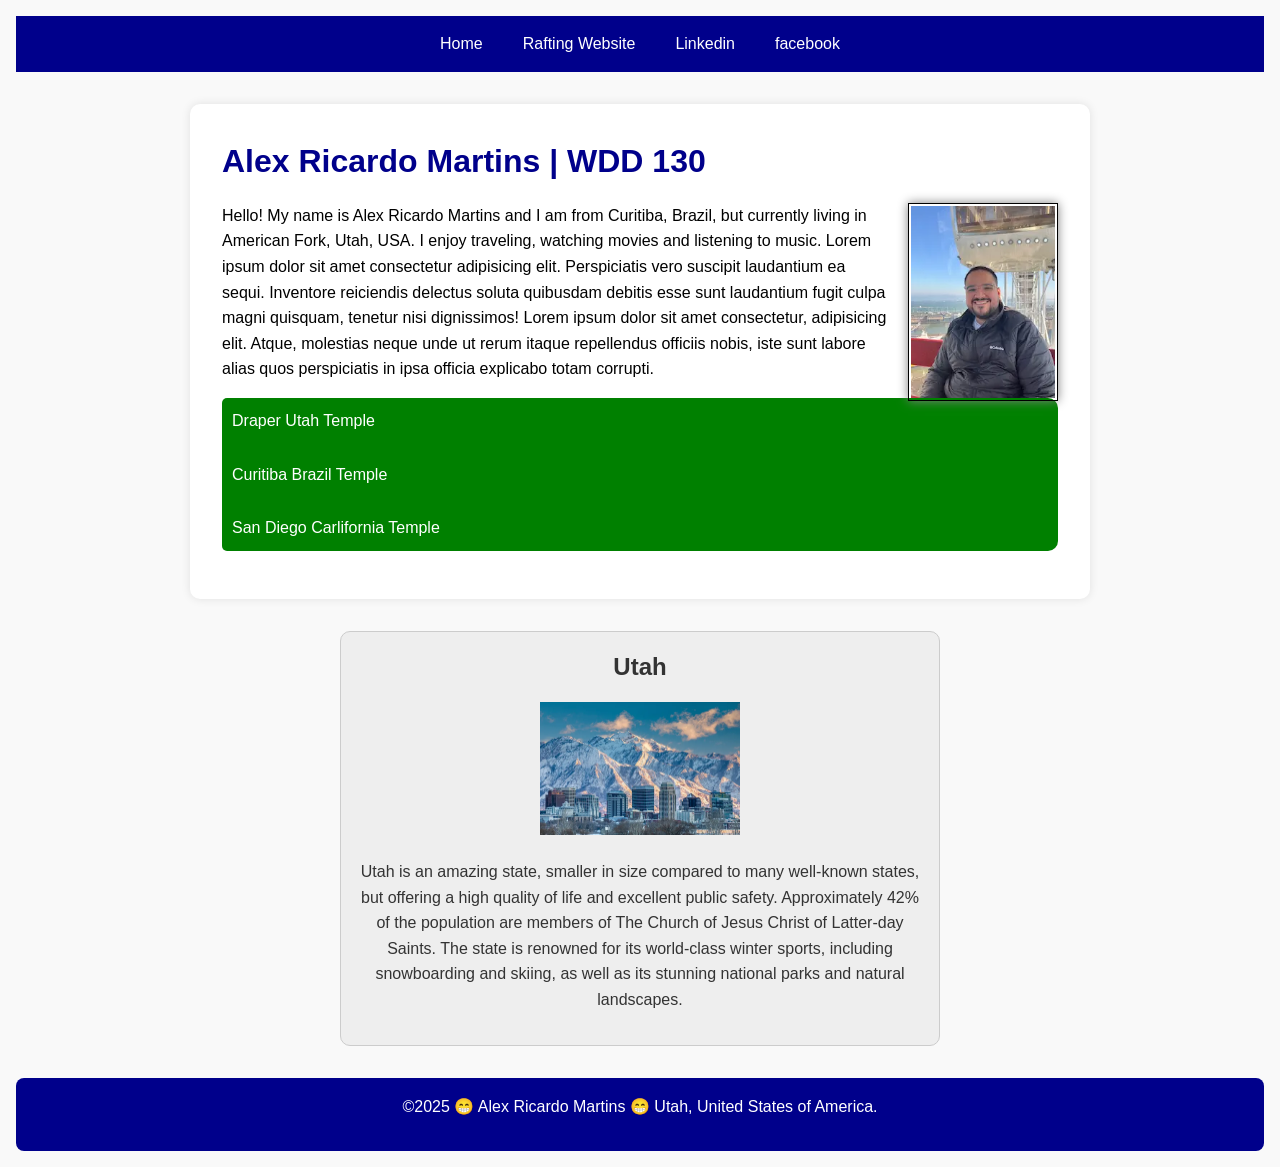
<file: index.html>
<!DOCTYPE html>
<html lang="en-US">

<head>
    <meta charset="utf-8">
    <meta name="viewport" content="width=device-width,initial-scale=1.0">
    <title>Alex Ricardo Martins | WDD 130</title>
    <meta name="description" content="Alex Ricardo Martins | WWD 130 - Website created to practice enhance CSS.">
    <meta name="author" content="Alex Ricardo Martins">
    <link rel="stylesheet" href="styles/styles.css">
</head>

<body>
    <header>
        <nav>
            <a href="#">Home</a>
            <a href="wwr/">Rafting Website</a>
            <a href="https://www.churchofjesuschrist.org/temples/details/san-diego-california-temple?lang=eng">Linkedin</a>
            <a href="https://www.facebook.com/alex.martins.3762">facebook</a>
        </nav>
    </header>
    <main>
        <h1>Alex Ricardo Martins | WDD 130</h1>
        <img src="images/profile.webp.webp" alt="Hello, my name is Alex Ricardo Martins" width="200">
        <p>Hello! My name is Alex Ricardo Martins and I am from Curitiba, Brazil, but currently
            living in American Fork, Utah, USA. I enjoy traveling, watching movies and
            listening to music. Lorem ipsum dolor sit amet consectetur adipisicing elit. Perspiciatis vero
            suscipit laudantium ea sequi. Inventore reiciendis delectus soluta quibusdam debitis esse sunt laudantium 
            fugit culpa magni quisquam, tenetur nisi dignissimos! Lorem ipsum dolor sit amet consectetur, adipisicing elit.
            Atque, molestias neque unde ut rerum itaque repellendus officiis nobis, iste sunt labore alias quos perspiciatis 
            in ipsa officia explicabo totam corrupti.</p>

        <ul class="box">
            <li><a href="https://www.churchofjesuschrist.org/temples/details/draper-utah-temple?lang=eng" target="_blank">Draper Utah Temple</a></li>
            <li><a href="https://www.churchofjesuschrist.org/temples/details/curitiba-brazil-temple?lang=eng" target="_blank">Curitiba Brazil Temple</a></li>
            <li><a href="https://www.churchofjesuschrist.org/temples/details/san-diego-california-temple?lang=eng" target="_blank">San Diego Carlifornia Temple</a></li>
        </ul>
    </main>
    <aside class="box">
        <h2>Utah</h2>
        <img src="images/Utah.webp.webp" alt=" Rocky Mountains">
        <p>Utah is an amazing state, smaller in size compared to many well-known states, but offering a high quality of
            life and excellent public safety. Approximately 42% of the population are members of The Church of Jesus
            Christ of Latter-day Saints. The state is renowned for its world-class winter sports, including snowboarding
            and skiing, as well as its stunning national parks and natural landscapes.</p>
    </aside>
    <footer>
        <p>
            &copy;2025 😁 Alex Ricardo Martins 😁 Utah, United States of America.
        </p>
    </footer>
</body>

<!--last updated on 05/26/2025-->

</html>
</file>
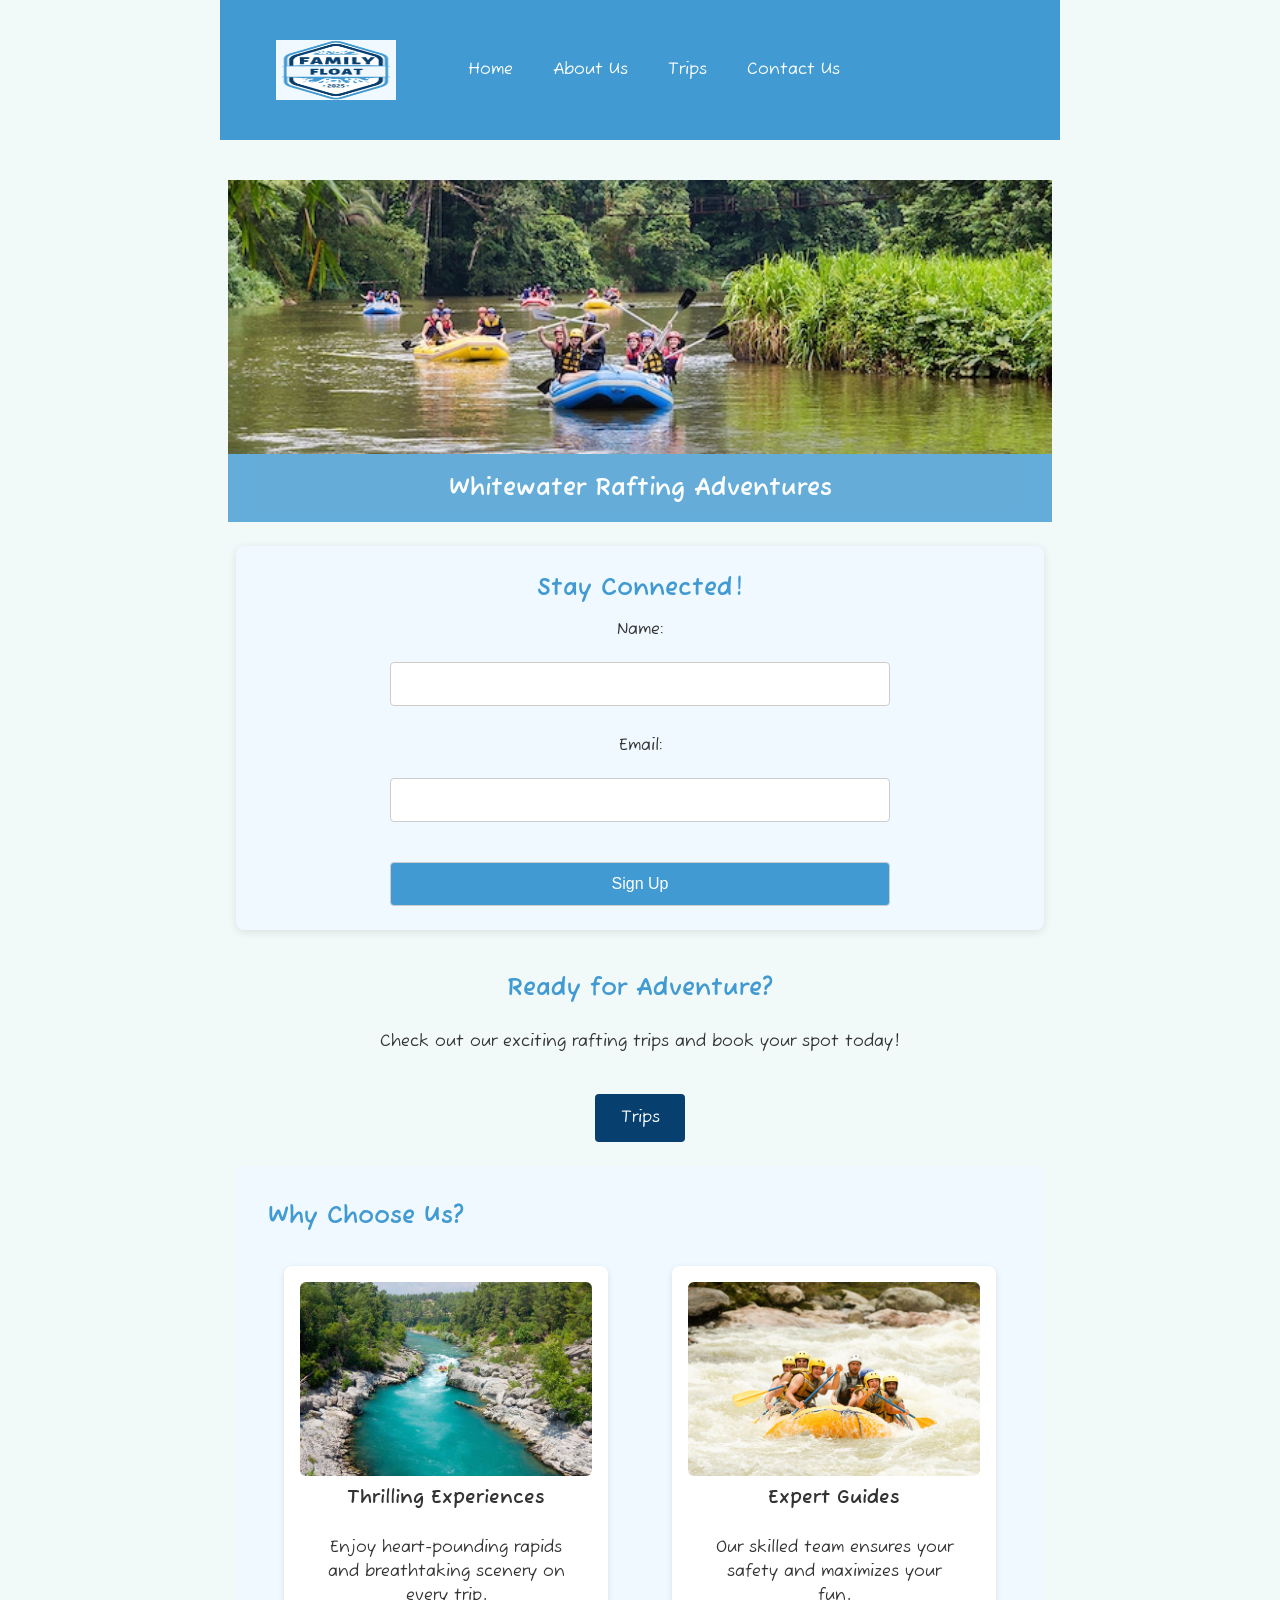
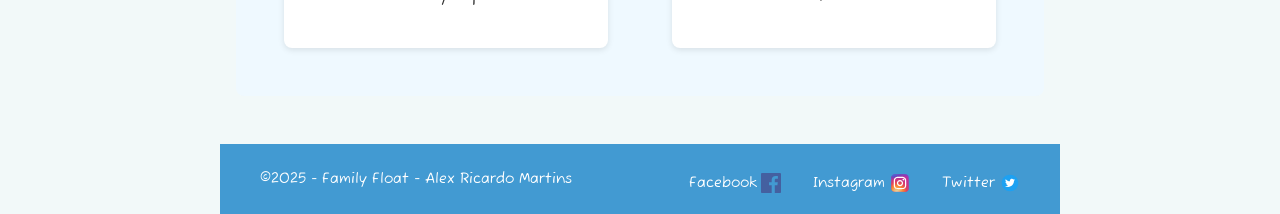
<file: wwr/index.html>
<!DOCTYPE html>
<html lang="en-US">
<head>
    <meta charset="UTF-8">
    <meta name="viewport" content="width=device-width, initial-scale=1.0">
    <meta name="author" content="Alex Ricardo Martins">
    <meta name="description" content="Alex Ricardo Martins | WWD 130 - Home page White Water Rafting Project">
    <title>Home</title>
    <link rel="stylesheet"  href="styles/rafting.css">
    <link rel="preconnect" href="https://fonts.googleapis.com">
    <link rel="preconnect" href="https://fonts.gstatic.com" crossorigin>
    <link href="https://fonts.googleapis.com/css2?family=Comic+Relief:wght@400;700&family=Fuzzy+Bubbles:wght@400;700&display=swap" rel="stylesheet">
</head>
<body>
    <header class="logo">
        <div class="header-content">
        <img src="images/Family-Float-LOGO.png" alt="logo">
        <nav>
            <a href="index.html">Home</a>
            <a href="about.html">About Us</a>
            <a href="trips.html">Trips</a>
            <a href="contact.html">Contact Us</a>
        </nav>
    </div>    
    </header>
    <main class="index-page">
         <section class="hero">
            <img src="images/hero.webp" alt="Rafting Adventure">
                <h1>Whitewater Rafting Adventures</h1>
        </section>
        <section class="newsletter">
            <h2>Stay Connected!</h2>
            <form action="#" method="post">
                <label for="newsletter-name">Name:</label>
                <input type="text" id="newsletter-name" name="newsletter-name" required="">
                <label for="newsletter-email">Email:</label>
                <input type="email" id="newsletter-email" name="newsletter-email" required="">
                <button type="submit">Sign Up</button>
            </form>
        </section>

        <section class="trips">
            <h2>Ready for Adventure?</h2>
            <p>Check out our exciting rafting trips and book your spot today!</p>
            <a href="trips.html" class="trips-button">Trips</a>
        </section>

        <section class="features">
            <h2>Why Choose Us?</h2>
            <div class="grid-container">
                <article>
                    <img src="images/rafting-1.jpg" alt="Fun on the River">
                    <h3>Thrilling Experiences</h3>
                    <p>Enjoy heart-pounding rapids and breathtaking scenery on every trip.</p>
                </article>
                <article>
                    <img src="images/rafting-5.jpg" alt="Expert Guides">
                    <h3>Expert Guides</h3>
                    <p>Our skilled team ensures your safety and maximizes your fun.</p>
                </article>
            </div>
        </section>
    </main>
    <footer>
        <p>©️2025 - Family Float - Alex Ricardo Martins</p>
        <div class="social-icons">
            <a href="https://facebook.com">Facebook
                <img src="images/facebook-icon.svg" alt="Facebook">
            </a>
            <a href="https://instagram.com">Instagram
                <img src="images/instagram-icon.svg" alt="Instagram">
            </a>
            <a href="https://twitter.com">Twitter
                <img src="images/twitter-icon.svg" alt="Twitter">
            </a>     
        </div>
    </footer>
</body>
</html>
</file>
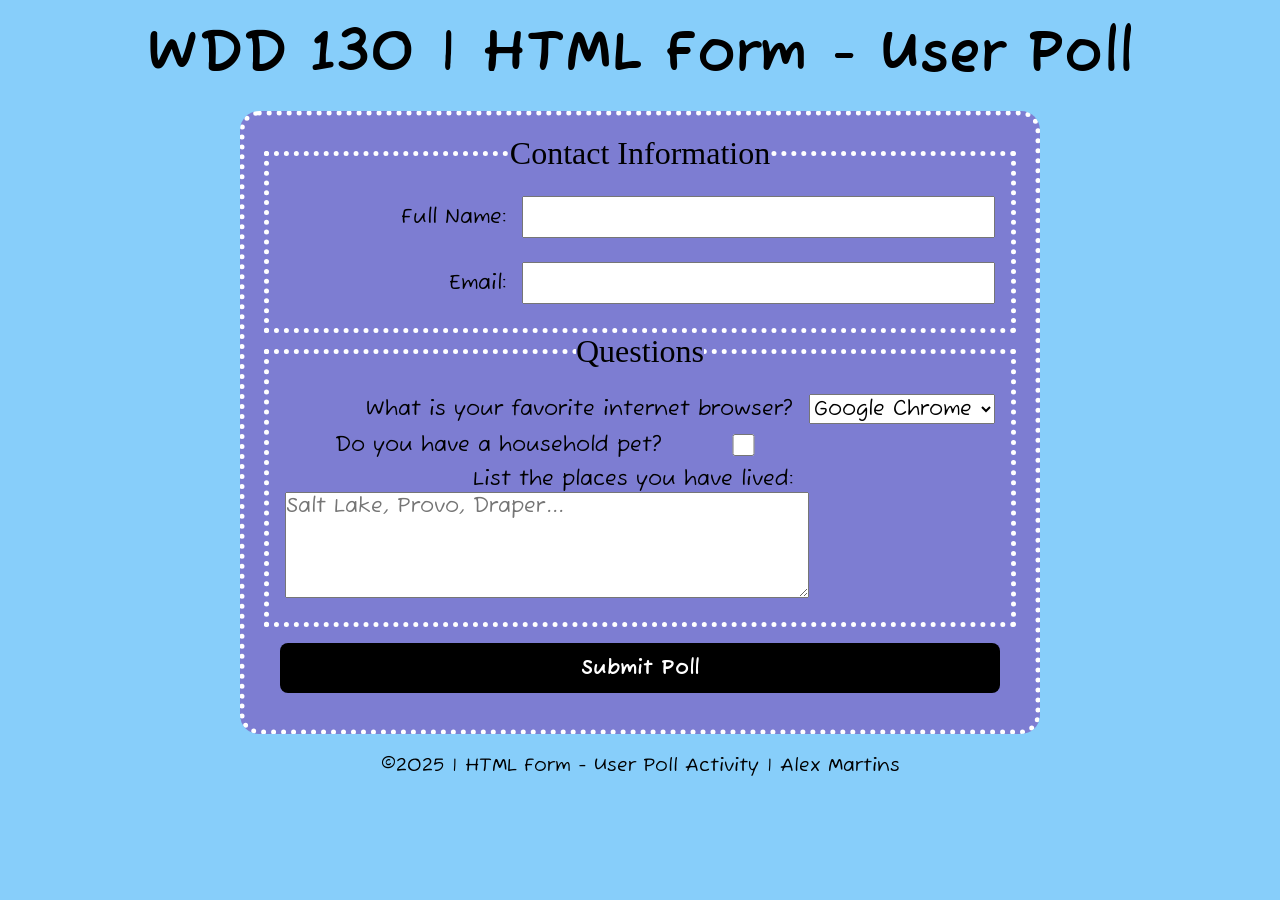
<file: week05/poll-form.html>
<!DOCTYPE html>
<html lang="en-US">

<head>
    <meta charset="UTF-8">
    <meta name="viewport" content="width=device-width, initial-scale=1">
    <meta name="Author" content="Alex Martins">
    <title>WDD 130 | HTML Form - User Poll</title>
    <link rel="stylesheet"  href="styles/poll-form.css">
    <link rel="preconnect" href="https://fonts.googleapis.com">
    <link rel="preconnect" href="https://fonts.gstatic.com" crossorigin>
    <link href="https://fonts.googleapis.com/css2?family=Fuzzy+Bubbles:wght@400;700&family=Permanent+Marker&display=swap" rel="stylesheet">
</head>

<body>
    <header>
        <h1>WDD 130 | HTML Form - User Poll</h1>
    </header>
    <main>
        <form>
            <fieldset>
                <legend>Contact Information</legend>
                <div class="form-item column2">
                    <label for="fullname">Full Name:</label>
                    <input type="text" id="fullname" name="fullname">
                </div>
                <div class="form-item column2">
                <label for="useremail">Email:</label>
                <input type="email" id="useremail" name="useremail">
                </div>
            </fieldset>
            <fieldset>
                <legend>Questions</legend>
                <div class="form-item column1">
                    <label for="browser">What is your favorite internet browser?</label>
                    <select id="browser" name="browser">
                    <option value="chrome">Google Chrome</option>
                    <option value="edge">Microsoft EDGE</option>
                    <option value="mozilla">Mozilla Firefox</option>
                    <option value="safari">Safari</option>
                    <option value="other">Other</option>
                </div>
                <p></p>
                </select>
                <div class="form-item column1">
                    <label for="pet">Do you have a household pet?</label>
                    <input type="checkbox" id="pet" name="pet">
                </div>
                <p></p>
                <div class="form-item">
                    <label for="feedback">List the places you have lived:</label>
                    <textarea id="feedback" name="feedback" rows="4" placeholder="Salt Lake, Provo, Draper..."></textarea>
                </div>
            </fieldset>
            <button type="submit">Submit Poll</button>
        </form>


    </main>

    <footer>
        <p>©️2025 | HTML Form - User Poll Activity | Alex Martins</p>

    </footer>
</body>

</html>
</file>
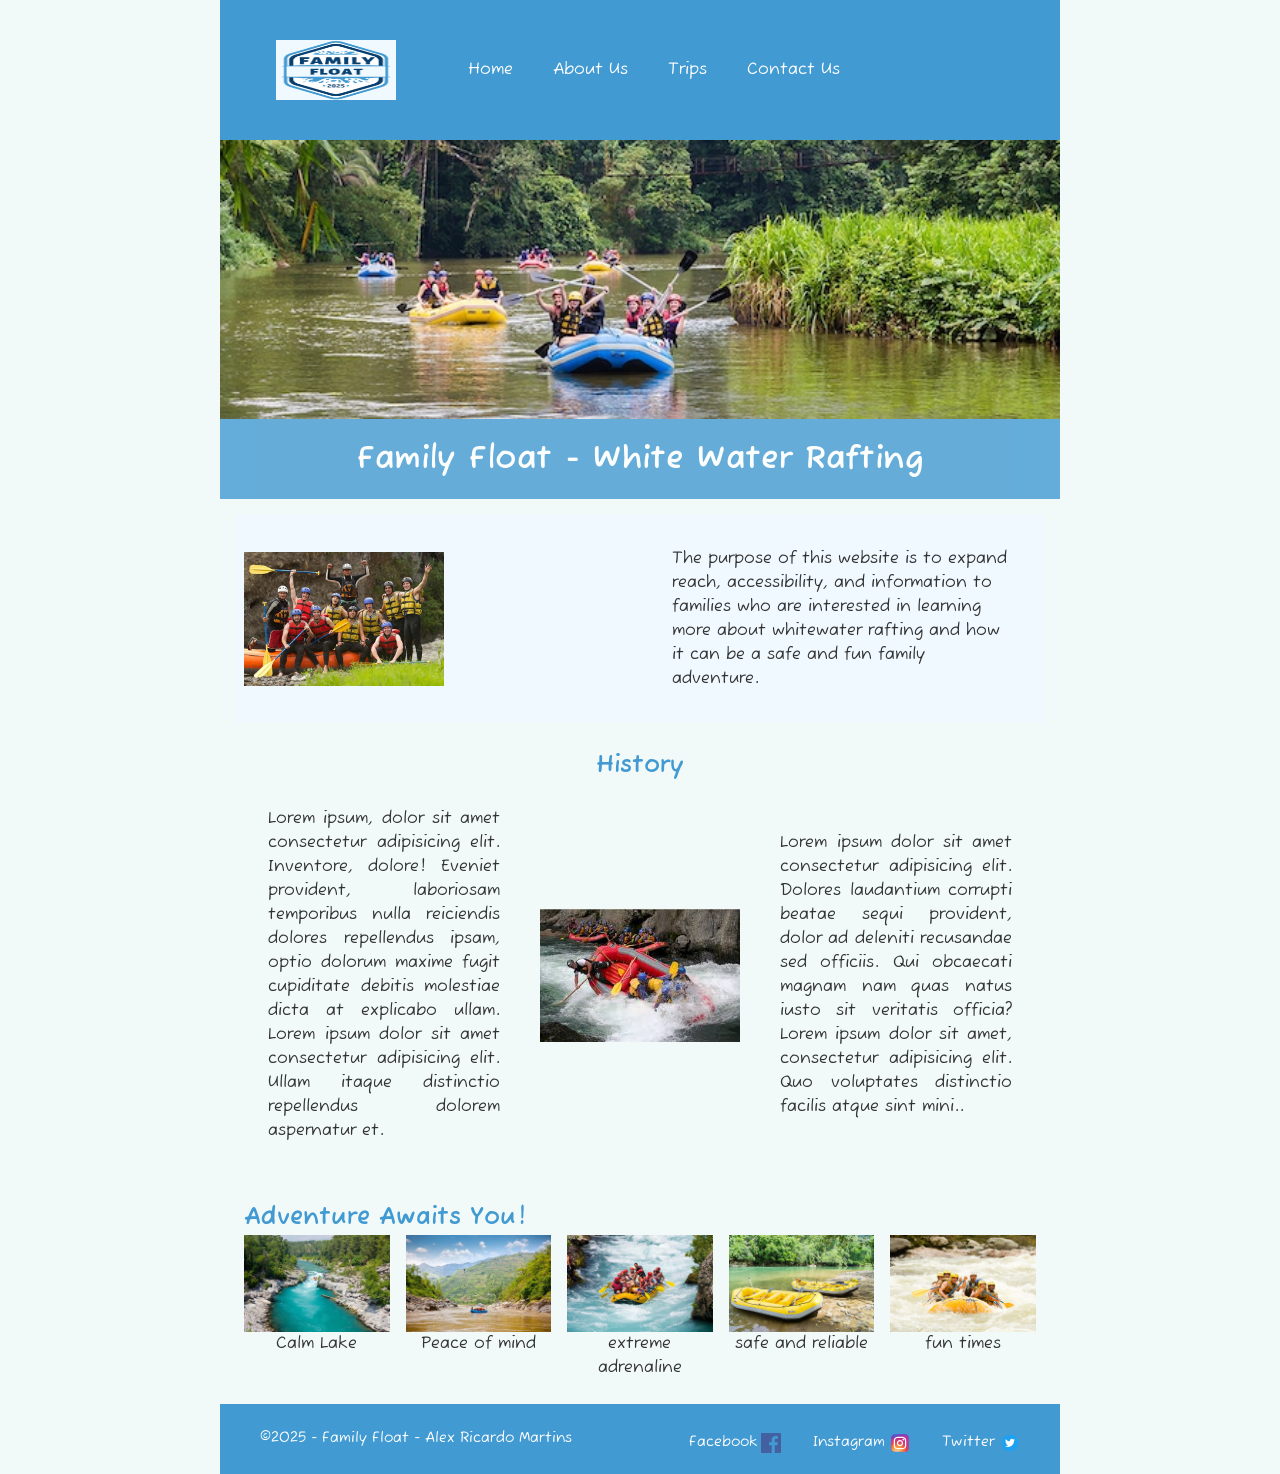
<file: wwr/about.html>
<!DOCTYPE html>
<html lang="en-US">
<head>
    <meta charset="UTF-8">
    <meta name="viewport" content="width=device-width, initial-scale=1.0">
    <meta name="author" content="Alex Ricardo Martins">
    <meta name="description" content="Alex Ricardo Martins | WWD 130 - About us page White Water Rafting Project">
    <title>About us</title>
    <link rel="stylesheet"  href="styles/rafting.css">
    <link rel="preconnect" href="https://fonts.googleapis.com">
    <link rel="preconnect" href="https://fonts.gstatic.com" crossorigin>
    <link href="https://fonts.googleapis.com/css2?family=Comic+Relief:wght@400;700&family=Fuzzy+Bubbles:wght@400;700&display=swap" rel="stylesheet">
</head>
<body>
    <header class="logo">
        <div class="header-content">
        <img src="images/Family-Float-LOGO.png" alt="logo">
        <nav>
            <a href="index.html">Home</a>
            <a href="about.html">About Us</a>
            <a href="trips.html">Trips</a>
            <a href="contact.html">Contact Us</a>
        </nav>
    </div>    
    </header>
    <main>
        <div class="hero">
            <img src="images/hero.webp" alt="hero">
            <h1>Family Float - White Water Rafting</h1>
            <article class="hero-text">
                <img src="images/happy-customer.jpg" alt="happy-customer">
                <p>The purpose of this website is to expand reach, accessibility, and
                information to families who are interested in learning more about whitewater
                rafting and how it can be a safe and fun family adventure.</p>
            </article>
        </div>
        <section class="history">
            <h2>History</h2>
            <div class="history-grid">
            <p>Lorem ipsum, dolor sit amet consectetur adipisicing elit. Inventore, dolore!
            Eveniet provident, laboriosam temporibus nulla reiciendis dolores repellendus ipsam,
            optio dolorum maxime fugit cupiditate debitis molestiae dicta at explicabo ullam.
            Lorem ipsum dolor sit amet consectetur adipisicing elit. Ullam itaque distinctio repellendus
            dolorem aspernatur et.</p>
            <img src="images/history.jpg" alt="history">
            <p>Lorem ipsum dolor sit amet consectetur adipisicing elit. Dolores laudantium corrupti
            beatae sequi provident, dolor ad deleniti recusandae sed officiis. Qui obcaecati magnam
            nam quas natus iusto sit veritatis officia? Lorem ipsum dolor sit amet, consectetur adipisicing
            elit. Quo voluptates distinctio facilis atque sint mini..</p>
            </div>
        </section>
        <section class="adventures">
            <h2>Adventure Awaits You!</h2>
            <div class="adventure-gallery">
                <figure>
                    <img src="images/rafting-1.jpg" alt="rafting-1">
                    <figcaption>Calm Lake</figcaption>
                </figure>
                <figure>
                    <img src="images/rafting-2.webp" alt="rafting-2">
                    <figcaption>Peace of mind</figcaption>
                </figure>
                <figure>
                    <img src="images/rafting-3.jpg" alt="rafting-3">
                    <figcaption>extreme adrenaline</figcaption>
                </figure>
                <figure>
                    <img src="images/rafting-4.jpg" alt="rafting-4">
                    <figcaption>safe and reliable</figcaption>
                </figure>
                <figure>
                    <img src="images/rafting-5.jpg" alt="rafting-5">
                    <figcaption>fun times</figcaption>
                </figure>
            </div>
        </section>
    </main>
    <footer>
        <p>©️2025 - Family Float - Alex Ricardo Martins</p>
        <div class="social-icons">
            <a href="https://facebook.com">Facebook
                <img src="images/facebook-icon.svg" alt="Facebook">
            </a>
            <a href="https://instagram.com">Instagram
                <img src="images/instagram-icon.svg" alt="Instagram">
            </a>
            <a href="https://twitter.com">Twitter
                <img src="images/twitter-icon.svg" alt="Twitter">
            </a>     
        </div>
    </footer>
</body>
</html>
</file>
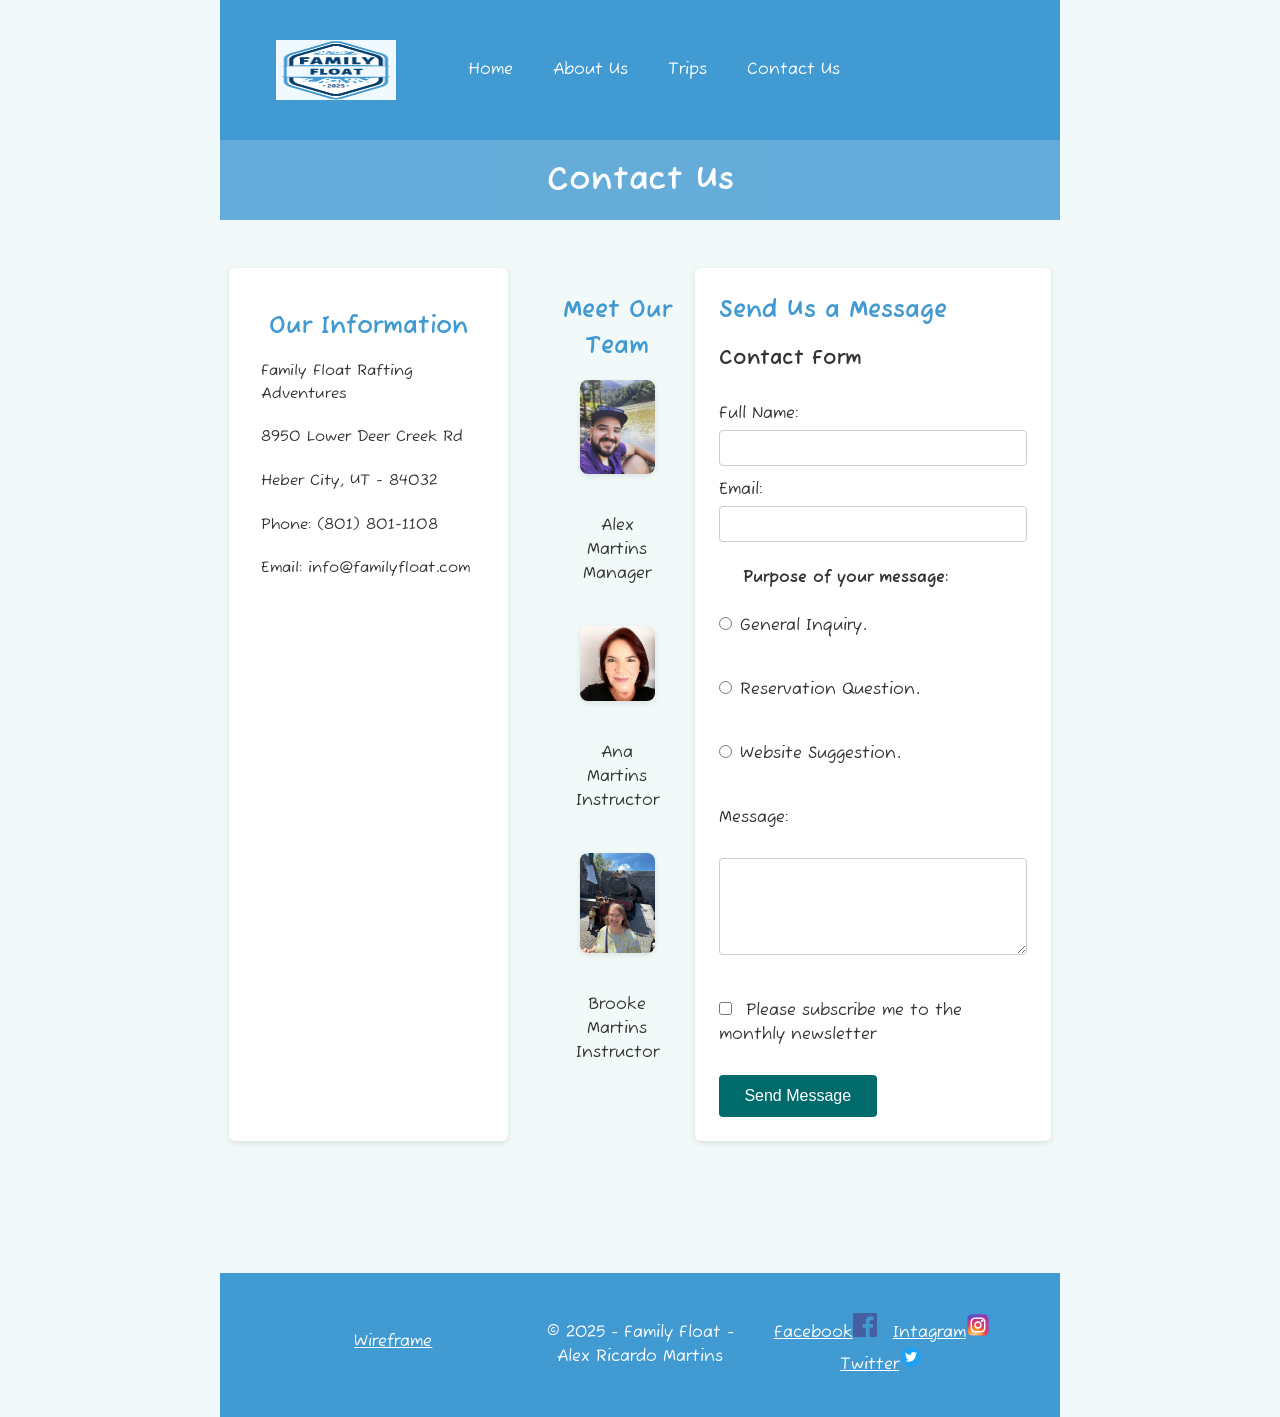
<file: wwr/contact.html>
<!DOCTYPE html>
<html lang="en-US">
<head>
    <meta charset="UTF-8">
    <meta name="viewport" content="width=device-width, initial-scale=1.0">
    <meta name="author" content="Alex Ricardo Martins">
    <meta name="description" content="Alex Ricardo Martins | WWD 130 - Contact us page White Water Rafting Project">
    <title>Contact Us - Family Float White Water Rafting</title>
    <link rel="stylesheet"  href="styles/rafting.css">
    <link rel="preconnect" href="https://fonts.googleapis.com">
    <link rel="preconnect" href="https://fonts.gstatic.com" crossorigin>
    <link href="https://fonts.googleapis.com/css2?family=Comic+Relief:wght@400;700&family=Fuzzy+Bubbles:wght@400;700&display=swap" rel="stylesheet">
</head>
<body>
    <header class="logo"> 
        <div class="header-content">
        <img src="images/Family-Float-LOGO.png" alt="Contact Us">
        <nav>
            <a href="index.html">Home</a>
            <a href="about.html">About Us</a>
            <a href="trips.html">Trips</a>
            <a href="contact.html">Contact Us</a>
        </nav>
        </div>    
    </header>
    <main>
    <h1 class="contact-title"> Contact  Us</h1>
    <section class="contact-container">
    <section class="contact-info">     
        <h2>Our Information</h2>
        <p>Family Float Rafting Adventures</p>
        <p>8950 Lower Deer Creek Rd</p>
        <p>Heber City, UT - 84032</p>
        <p>Phone: (801) 801-1108</p>
        <p>Email: info@familyfloat.com</p>
        <iframe src="https://www.google.com/maps/embed?pb=!1m18!1m12!1m3!1d8754.04581528506!2d-111.53874816402461!3d40.40208427389739!2m3!1f0!2f0!3f0!3m2!1i1024!2i768!4f13.1!3m3!1m2!1s0x874d8c6696b326e5%3A0x16d372231fc1a111!2sLower%20Provo%20River%20Park!5e0!3m2!1spt-BR!2sus!4v1749407377456!5m2!1spt-BR!2sus" width="600" height="450" allowfullscreen="" loading="lazy" referrerpolicy="no-referrer-when-downgrade"></iframe>
    </section>
    <section class="team">
        <h2>Meet Our Team</h2>
        <div class="team-photos">
            <img src="images/employee1.jpg" alt="Alex Martins">
            <p>Alex Martins Manager</p>
            <img src="images/employee2.jpg" alt="Ana Martins">
            <p>Ana Martins Instructor</p>
            <img src="images/employee3.jpg" alt="Brooke Martins">
            <p>Brooke Martins Instructor</p>
        </div>
    </section>   
    <section class="form-section">
        <h2>Send Us a Message</h2>
        <form action="#" method="post">
        <fieldset>
            <legend>Contact Form</legend>
            <label for="fullname">Full Name:</label>
            <input type="text" id="fullname" name="fullname" required>
            <label for="email">Email:</label>
            <input type="email" id="email" name="email" required>
            <p>Purpose of your message:</p>
            <label>
            <input type="radio" name="purpose" id="general" required>General Inquiry.
            </label><br>
            <label>
            <input type="radio" name="purpose" id="reservation">Reservation Question.
            </label><br>
            <label>
            <input type="radio" name="purpose" id="suggestion">Website Suggestion.
            </label><br>
            <label for="message">Message:</label><br>
            <textarea id="message" name="message" rows="5" required></textarea>
            <label><br>
            <input type="checkbox" name="subscribe">
            Please subscribe me to the monthly newsletter
            </label>
            <button type="submit">Send Message</button>
        </fieldset>
        </form>
    </section>
    </section>         
    </main>        
    <footer class="footer-contact">
    <div class="footer-links">
        <a href="https://app.moqups.com/YcgH8kTPpRsdi9TyWR9CR50LUEmG3zsi/view/page/ad12de680" target="_blank">Wireframe</a>
    </div>
    <div class="footer-info">
        <p>&copy; 2025 - Family Float - Alex Ricardo Martins</p>
    </div>
    <div class="footer-social">
        <a href="https://facebook.com">Facebook<img src="images/facebook-icon.svg" alt="Facebook" width="24"></a>
        <a href="https://intagram.com">Intagram<img src="images/instagram-icon.svg" alt="Instagram" width="24"></a>
        <a href="https://twitter.com">Twitter<img src="images/twitter-icon.svg" alt="Twitter" width="24"></a>
    </div>
    </footer>
</body>
</html>
</file>
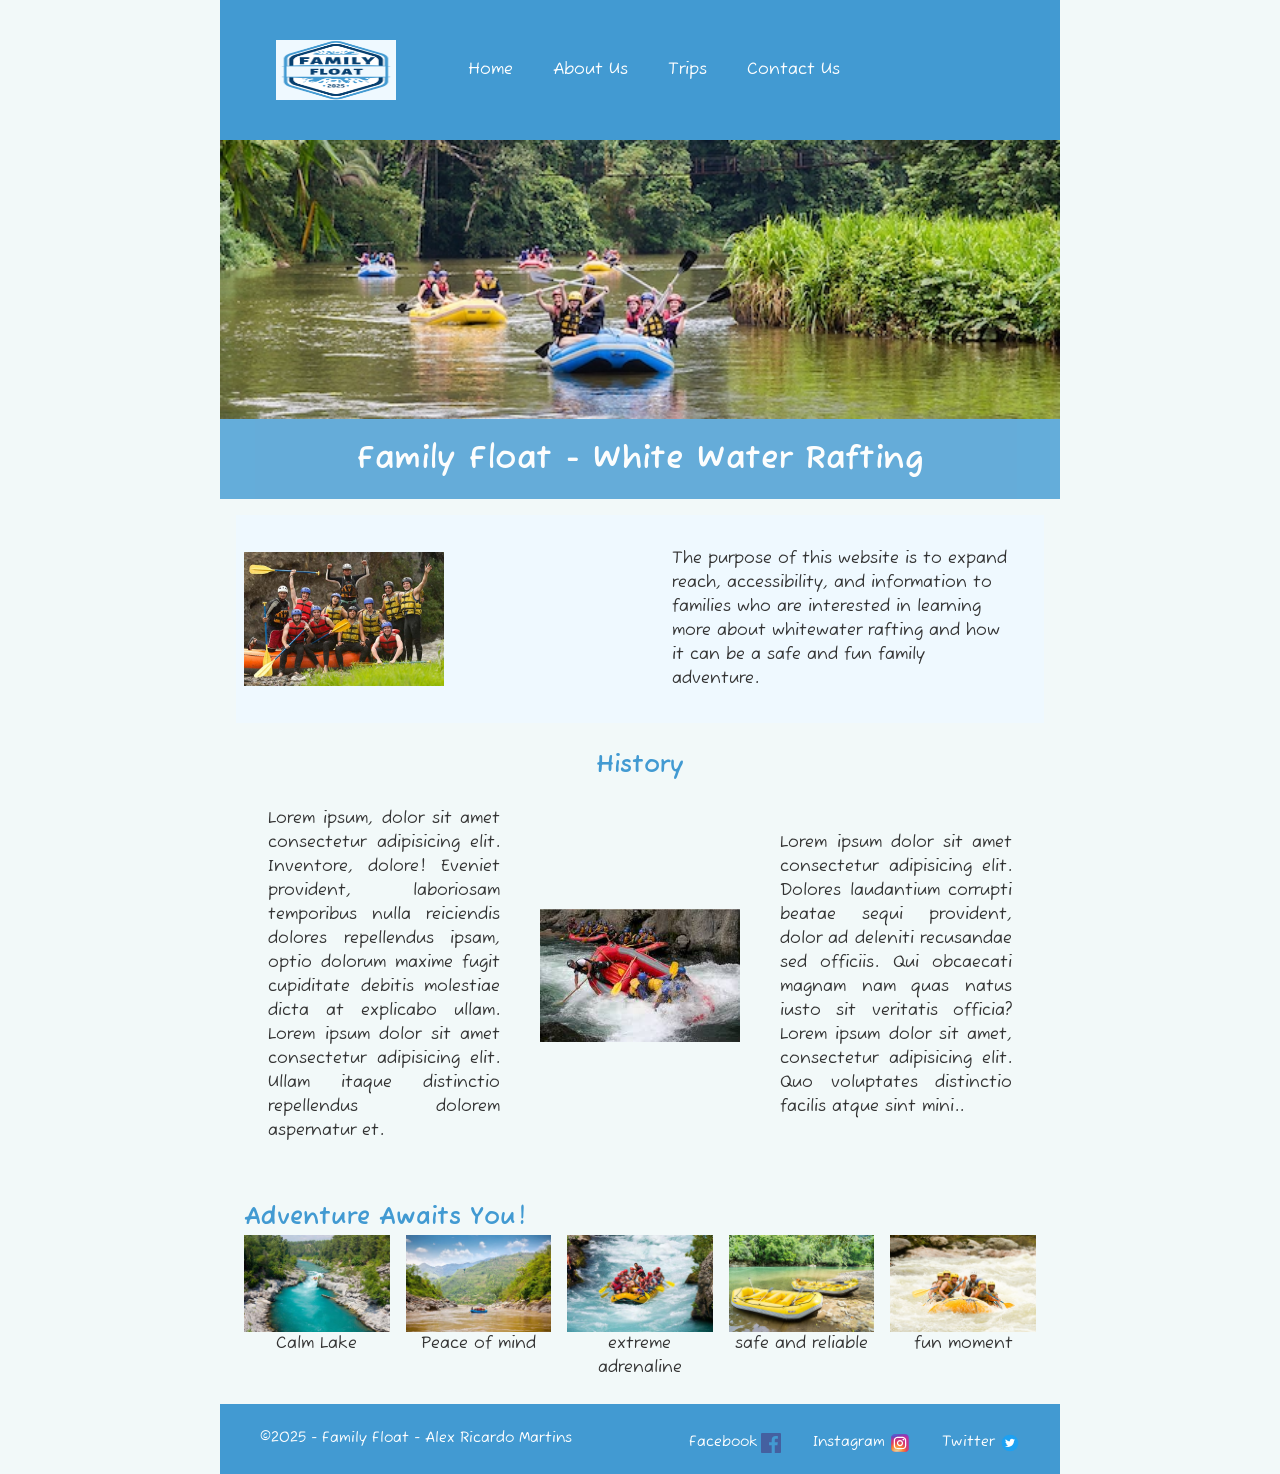
<file: wwr/index.html.html>
<!DOCTYPE html>
<html lang="en-US">
<head>
    <meta charset="UTF-8">
    <meta name="viewport" content="width=device-width, initial-scale=1.0">
    <meta name="author" content="Alex Ricardo Martins">
    <meta name="description" content="Alex Ricardo Martins | WWD 130 - About us page White Water Rafting Project">
    <title>About us</title>
    <link rel="stylesheet"  href="styles/rafting.css">
    <link rel="preconnect" href="https://fonts.googleapis.com">
    <link rel="preconnect" href="https://fonts.gstatic.com" crossorigin>
    <link href="https://fonts.googleapis.com/css2?family=Comic+Relief:wght@400;700&family=Fuzzy+Bubbles:wght@400;700&display=swap" rel="stylesheet">
</head>
<body>
    <header class="logo">
        <div class="header-content">
        <img src="images/Family-Float-LOGO.png" alt="logo">
        <nav>
            <a href="index.html">Home</a>
            <a href="about.html">About Us</a>
            <a href="trips.html">Trips</a>
            <a href="contact.html">Contact Us</a>
        </nav>
    </div>    
    </header>
    <main>
        <div class="hero">
            <img src="images/hero.webp" alt="hero">
            <h1>Family Float - White Water Rafting</h1>
            <article class="hero-text">
                <img src="images/happy-customer.jpg" alt="happy-customer">
                <p>The purpose of this website is to expand reach, accessibility, and
                information to families who are interested in learning more about whitewater
                rafting and how it can be a safe and fun family adventure.</p>
            </article>
        </div>
        <section class="history">
            <h2>History</h2>
            <div class="history-grid">
            <p>Lorem ipsum, dolor sit amet consectetur adipisicing elit. Inventore, dolore!
            Eveniet provident, laboriosam temporibus nulla reiciendis dolores repellendus ipsam,
            optio dolorum maxime fugit cupiditate debitis molestiae dicta at explicabo ullam.
            Lorem ipsum dolor sit amet consectetur adipisicing elit. Ullam itaque distinctio repellendus
            dolorem aspernatur et.</p>
            <img src="images/history.jpg" alt="history">
            <p>Lorem ipsum dolor sit amet consectetur adipisicing elit. Dolores laudantium corrupti
            beatae sequi provident, dolor ad deleniti recusandae sed officiis. Qui obcaecati magnam
            nam quas natus iusto sit veritatis officia? Lorem ipsum dolor sit amet, consectetur adipisicing
            elit. Quo voluptates distinctio facilis atque sint mini..</p>
            </div>
        </section>
        <section class="adventures">
            <h2>Adventure Awaits You!</h2>
            <div class="adventure-gallery">
                <figure>
                    <img src="images/rafting-1.jpg" alt="rafting-1">
                    <figcaption>Calm Lake</figcaption>
                </figure>
                <figure>
                    <img src="images/rafting-2.webp" alt="rafting-2">
                    <figcaption>Peace of mind</figcaption>
                </figure>
                <figure>
                    <img src="images/rafting-3.jpg" alt="rafting-3">
                    <figcaption>extreme adrenaline</figcaption>
                </figure>
                <figure>
                    <img src="images/rafting-4.jpg" alt="rafting-4">
                    <figcaption>safe and reliable</figcaption>
                </figure>
                <figure>
                    <img src="images/rafting-5.jpg" alt="rafting-5">
                    <figcaption>fun moment</figcaption>
                </figure>
            </div>
        </section>
    </main>
    <footer>
        <p>©️2025 - Family Float - Alex Ricardo Martins</p>
        <div class="social-icons">
            <a href="https://facebook.com">Facebook
                <img src="images/facebook-icon.svg" alt="Facebook">
            </a>
            <a href="https://instagram.com">Instagram
                <img src="images/instagram-icon.svg" alt="Instagram">
            </a>
            <a href="https://twitter.com">Twitter
                <img src="images/twitter-icon.svg" alt="Twitter">
            </a>     
        </div>
    </footer>
</body>
</html>
</file>
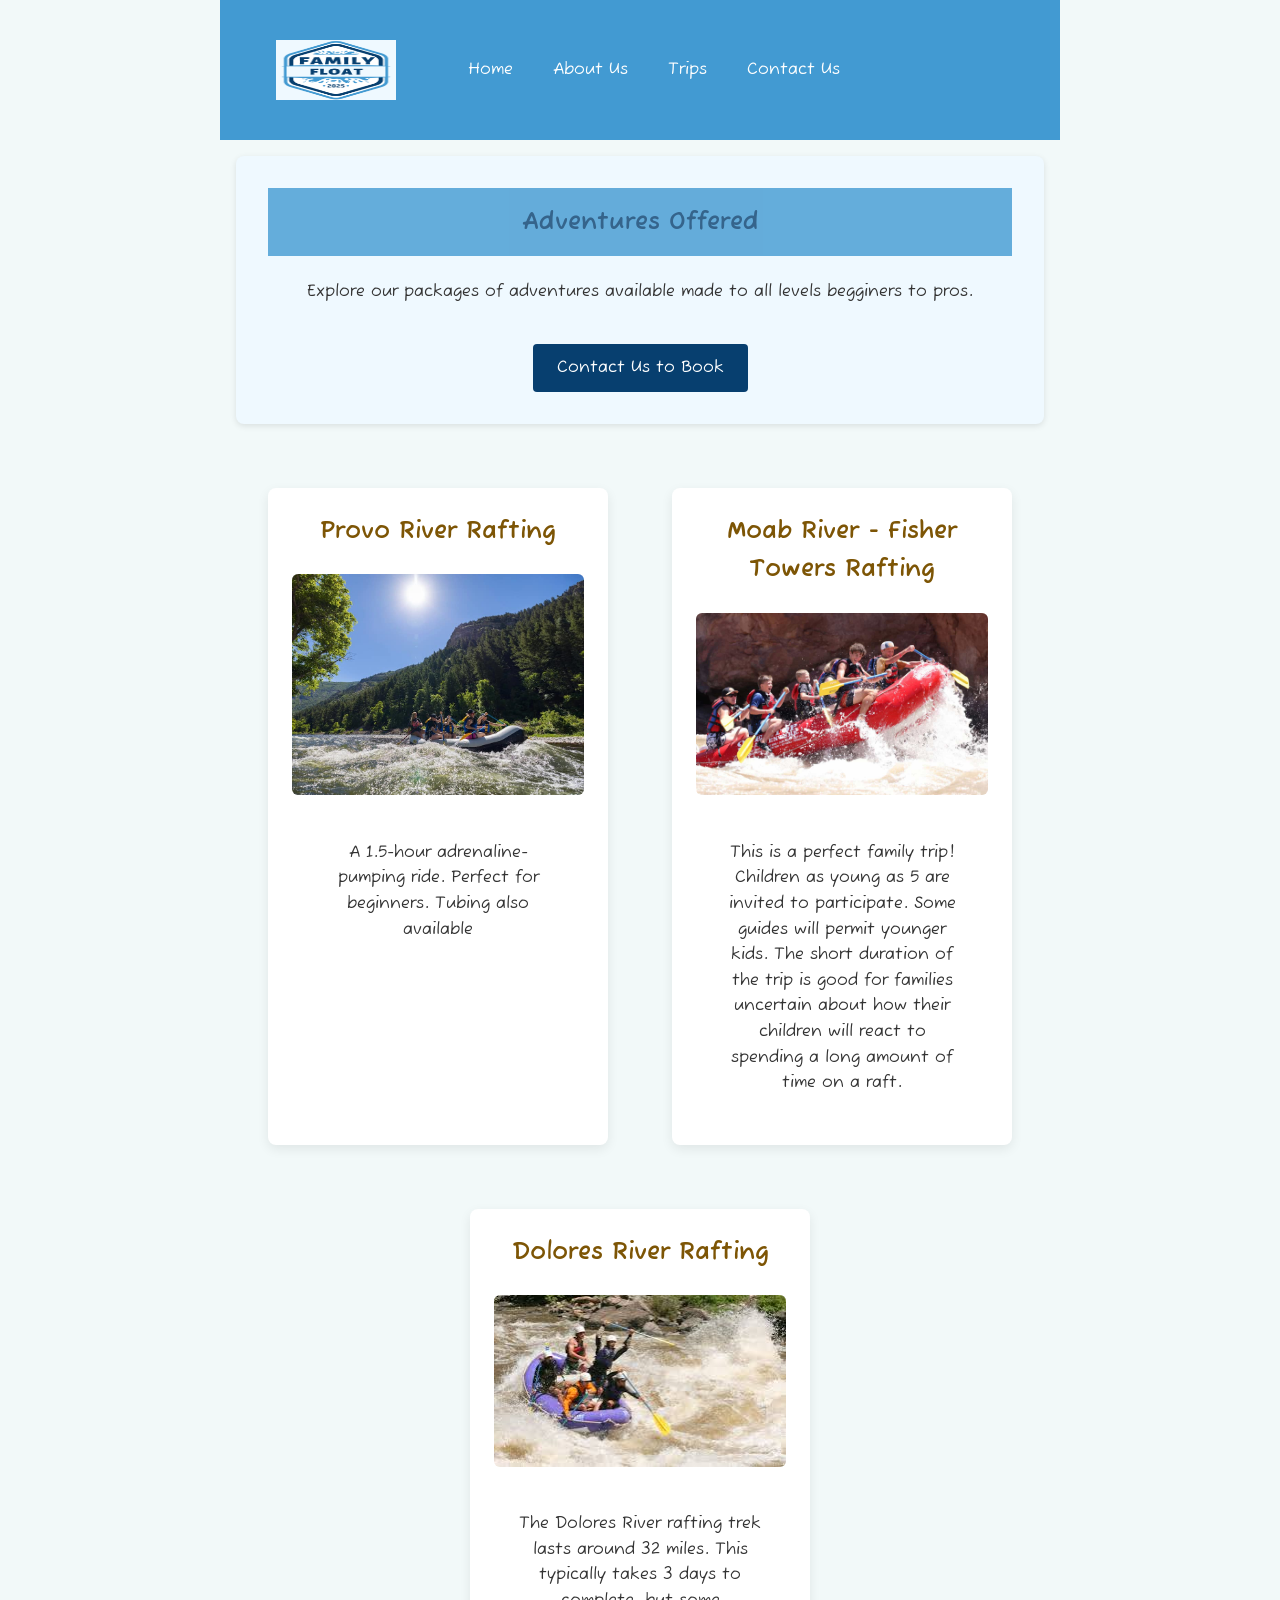
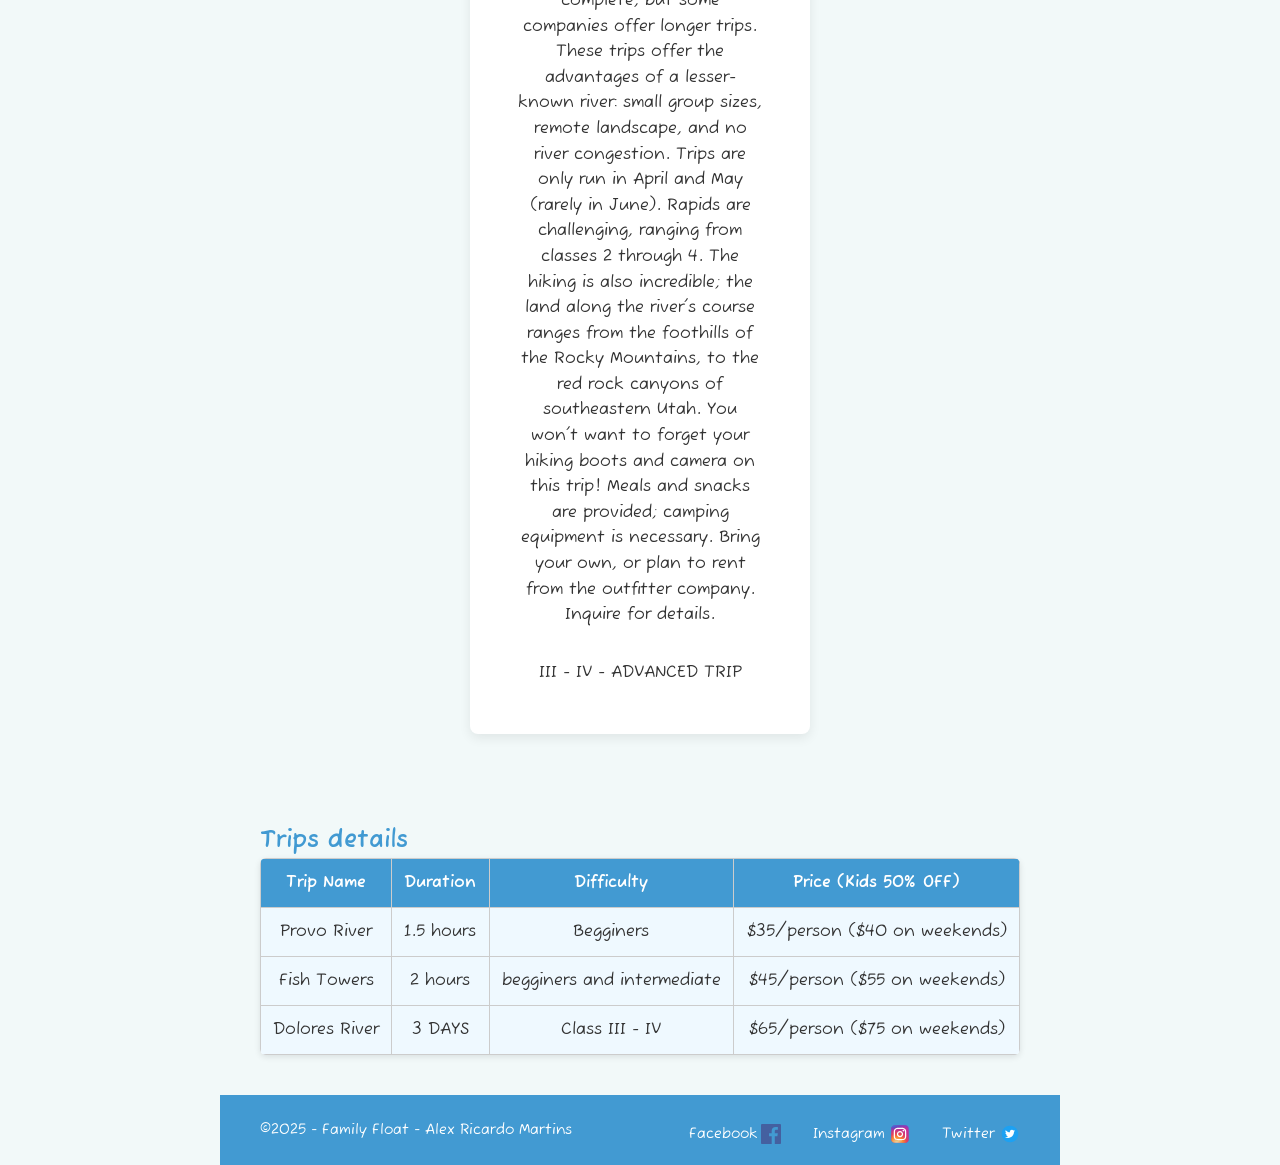
<file: wwr/trips.html>
<!DOCTYPE html>
<html lang="en-US">
<head>
    <meta charset="UTF-8">
    <meta name="viewport" content="width=device-width, initial-scale=1.0">
    <meta name="author" content="Alex Ricardo Martins">
    <meta name="description" content="Trips page in White Water Rafting Project">
    <title>Trips</title>
    <link rel="stylesheet"  href="styles/rafting.css">
    <link rel="preconnect" href="https://fonts.googleapis.com">
    <link rel="preconnect" href="https://fonts.gstatic.com" crossorigin>
    <link href="https://fonts.googleapis.com/css2?family=Comic+Relief:wght@400;700&family=Fuzzy+Bubbles:wght@400;700&display=swap" rel="stylesheet">
</head>
<body class="trips-page">
    <header class="logo">
        <div class="header-content">
        <img src="images/Family-Float-LOGO.png" alt="logo">
        <nav>
            <a href="index.html">Home</a>
            <a href="about.html">About Us</a>
            <a href="trips.html">Trips</a>
            <a href="contact.html">Contact Us</a>
        </nav>
    </div>    
    </header>
    <main>
      <section class="trips-intro">
          <h1>Adventures Offered</h1>
          <p>Explore our packages of adventures available made to all levels begginers to pros.</p>
          <a href="contact.html" class="cta-button">Contact Us to Book</a>
      </section>

      <div class="trip-details">
          <article>
              <h2>Provo River Rafting</h2>
              <img src="images/rafting-trip-1.jpg" alt="Provo River Trip">
              <p>A 1.5-hour adrenaline-pumping ride. Perfect for beginners. Tubing also available</p>
          </article>
          <article>
              <h2>Moab River - Fisher Towers Rafting</h2>
              <img src="images/rafting-trip-2.jpg" alt="Moab River Trip">
              <p>This is a perfect family trip! Children as young as 5 are invited to participate. Some guides will permit younger kids. The short duration of the trip is good for families uncertain about how their children will react to spending a long amount of time on a raft.</p>
          </article>
          <article>
              <h2>Dolores River Rafting</h2>
              <img src="images/rafting-trip-3.jpeg" alt="Dolores River Trip">
              <p>The Dolores River rafting trek lasts around 32 miles. This typically
                 takes 3 days to complete, but some companies offer longer trips. These trips
                  offer the advantages of a lesser-known river: small group sizes, remote landscape,
                   and no river congestion. Trips are only run in April and May (rarely in June).
                    Rapids are challenging, ranging from classes 2 through 4. The hiking is also
                     incredible; the land along the river's course ranges from the foothills of the
                      Rocky Mountains, to the red rock canyons of southeastern Utah. You won't want
                       to forget your hiking boots and camera on this trip! Meals and snacks are provided;
                        camping equipment is necessary. Bring your own, or plan to rent from the outfitter company.
                         Inquire for details.</p>
                        <p>III - IV - ADVANCED TRIP</p>
          </article>
        </div>

      <section class="trips-table">
          <h2>Trips details</h2>
          <table>
              <thead>
                  <tr>
                      <th>Trip Name</th>
                      <th>Duration</th>
                      <th>Difficulty</th>
                      <th>Price (Kids 50% OFF)</th>
                  </tr>
              </thead>
              <tbody>
                  <tr>
                      <td>Provo River</td>
                      <td>1.5 hours</td>
                      <td>Begginers</td>
                      <td>$35/person ($40 on weekends)</td>
                  </tr>
                  <tr>
                      <td>Fish Towers</td>
                      <td>2 hours</td>
                      <td>begginers and intermediate</td>
                      <td>$45/person ($55 on weekends)</td>
                    
                  </tr>
                  <tr>
                      <td>Dolores River</td>
                      <td>3 DAYS</td>
                      <td>Class III - IV</td>
                      <td>$65/person ($75 on weekends)</td>
                  </tr>
              </tbody>
          </table>
      </section>
    </main>
    <footer>
        <p>©️2025 - Family Float - Alex Ricardo Martins</p>
        <div class="social-icons">
            <a href="https://facebook.com">Facebook
                <img src="images/facebook-icon.svg" alt="Facebook">
            </a>
            <a href="https://instagram.com">Instagram
                <img src="images/instagram-icon.svg" alt="Instagram">
            </a>
            <a href="https://twitter.com">Twitter
                <img src="images/twitter-icon.svg" alt="Twitter">
            </a>     
        </div>
    </footer>
</body>
</html>
</file>
<file: styles/styles.css>
* {
    margin: 0;
    padding: 0;
    box-sizing: border-box;
}

:root {
    --height: auto;
    --text-align: center;
    --primary-color: darkblue;
    --accent-color: green;
    --background-light: #f9f9f9;
}

body {
    font-family: Arial, sans-serif;
    background-color: var(--background-light);
    line-height: 1.6;
    padding: 1rem;
}

/* Header and Navigation */
header {
    background-color: var(--primary-color);
}

nav {
    display: flex;
    justify-content: center;
    flex-wrap: wrap;
    background-color: var(--primary-color);
}

nav a {
    color: white;
    text-decoration: none;
    padding: 15px 20px;
    transition: background 0.3s ease;
}

nav a:hover {
    background-color: #003366;
}

/* Main Content */
main {
    max-width: 900px;
    margin: 2rem auto;
    background-color: white;
    padding: 2rem;
    border-radius: 10px;
    box-shadow: 0 0 10px rgba(0,0,0,0.1);
}

main h1 {
    color: var(--primary-color);
    margin-bottom: 1rem;
}

main img {
    float: right;
    margin-left: 1rem;
    width: 150px;
    height: auto;
    border: 1px solid black;
    padding: 2px;
    box-shadow: 0 0 10px gray;
}

/* Paragraphs and Links */
p {
    margin-bottom: 1rem;
}

ul.box {
    list-style-type: none;
    padding: 0;
}

ul.box li {
    margin-bottom: 0.5rem;
}

ul.box li a {
    color: white;
    text-decoration: none;
    background-color: var(--accent-color);
    display: inline-block;
    padding: 10px;
    border-radius: 5px;
}

ul.box li a:hover {
    background-color: darkgreen;
}

/* Aside */
aside.box {
    margin: 2rem auto;
    padding: 1rem;
    max-width: 600px;
    background-color: #eee;
    color: #333;
    border: 1px solid #ccc;
    border-radius: 10px;
    text-align: var(--text-align);
}

aside img {
    width: 100%;
    max-width: 200px;
    height: auto;
    margin: 1rem 0;
}

/* Footer */
footer {
    text-align: var(--text-align);
    margin-top: 2rem;
    padding: 1rem;
    background-color: var(--primary-color);
    color: white;
    border-radius: 0.5rem;
}

/* Utility Class */
.box {
    background-color: var(--accent-color);
    color: white;
    padding: 1rem;
    margin: 1rem 0;
    border-radius: 10px;
}
</file>
<file: wwr/styles/rafting.css>
:root {
    --primary-color: #429AD2; /*Celestial blue*/
    --secondary-color: #073F6F; /*Indigo dye*/
    --accent1-color: #EFF9FF; /*Alice blue*/
    --accent2-color: #676F54; /*Reseda green*/
    --accent3-color: #7D5505; /*Field drab*/
    --heading-font: "Fuzzy Bubbles", fuzzy-bubbles;
    --body-font: "Comic Relief", comic-relief;
}

header {
    background-color: var(--primary-color);
    color: #FFFFFF;
    display: grid;
    grid-template-columns: auto 4fr;
    align-items: center;
}

.header-content {
    display: grid;
    grid-template-columns: auto 1fr;
    align-items: center;
}

.header-content nav {
    display: flex;
    justify-content: flex-end;
    gap: 1rem;
}

.hero-text {
    display: grid;
    grid-template-columns: 1fr 1fr;
    background-color: var(--accent1-color);
    align-items: center;
    gap: 1rem;
}

.history-grid {
    display: grid;
    grid-template-columns: 1fr auto 1fr;
    gap: 1rem;
    align-items: center;
    text-align: justify;
}

.history-grid img {
    width: 200px;
}

.adventure-gallery {
  display: grid;
  grid-template-columns: repeat(5, 1fr);
  gap: 1rem;
  text-align: center;
}

.adventure-gallery img {
  width: 100%;
  height: auto;
}

footer {
  display: flex;
  justify-content: space-between;
  align-items: center;
  background-color: var(--primary-color);
  color: white;
  padding: 1rem;
}

.social-icons {
  display: flex;
  gap: 1rem;
}

.social-icons img {
  width: 30px;
  height: 30px;
}

* {
    margin: 0;
    padding: 0;
    box-sizing: border-box;
}

body {
    font-family: var(--body-font);
    color: var(--accent3-color);
}

header, main, footer {
    width: 840px;
    margin: 0 auto;
}

h1, h2 {
    font-family: var(--heading-font);
    color: var(--primary-color)
}

nav, p, section, article {
    margin: 16px;
    padding: 8px;
}

.socialmedia a {
    text-decoration: none;
}

.hero {
    position: relative;
}

.hero img {
    display: block;
    width: 100%;
    height: auto;
}

h1 {
    position: absolute;
    top: 20px;
    width: 100%;
    padding: 16px;
    text-align: center;
    opacity: 0.8;
    z-index: 1;
    background-color: var(--accent2-color);
    color: #fff;
}

.hero article img {
    float: right;
    width: 200px;
}

.logo img {
    display: block;
    width: 120px ;
    margin: 1em;
    height: auto;
    display: grid;
    grid-template-rows: 120px 1fr;
}

.logo {
    font-style: var(--heading-font);
    font-size: 24px;
}

.adventure-gallery figure {
    display: flex;
    flex-direction: column;
    align-items: center
}


.history {
    text-align: center;
}

/* CONTACT PAGE STYLING */
/* Basic Setup */
* {
  box-sizing: border-box;
}

body {
  margin: 0;
  font-family: 'Fuzzy Bubbles', sans-serif;
  line-height: 1.5;
  background-color: #f2f9f9;
  color: #333;
}

h2 {
  margin-top: 0;
}

/* Header Styles */
header.logo {
  background-color: #429AD2;
  color: white;
  padding: 1rem 2rem;
}

.header-content {
  display: flex;
  justify-content: space-between;
  align-items: center;
  flex-wrap: wrap;
}

header img {
  max-height: 60px;
}

nav a {
  color: white;
  text-decoration: none;
  margin-left: 1.5rem;
  font-size: 1rem;
}

nav a:hover {
  text-decoration: underline;
}

/* Main Layout */

.contact-info,
.form-section {
  background-color: white;
  padding: 1.5rem;
  border-radius: 6px;
  box-shadow: 0 2px 6px rgba(0,0,0,0.1);
  flex: 1 1 380px;
  position: relative;
  
}

/* Contact Info Section */
.contact-info h2 {
  margin-bottom: 0.5rem;
  text-align: center;
  margin-top: 1rem;

}

.contact-info p {
  margin: 0.3rem 0;
  font-size: 0.95rem;
}

.contact-info iframe {
  width: 100%;
  border: none;
  border-radius: 4px;
  margin-top: 1rem;
}

/* Form Section */
.form-section h2 {
  margin-bottom: 1rem;
 ;
}

form fieldset {
  border: none;
  padding: 0;
}

form legend {
  font-size: 1.25rem;
  font-weight: bold;
  margin-bottom: 1rem;
}

form label {
  display: block;
  margin: 0.75rem 0 0.25rem;
}

input[type="text"],
input[type="email"],
textarea {
  width: 100%;
  padding: 0.6rem;
  border: 1px solid #ccc;
  border-radius: 4px;
}

textarea {
  resize: vertical;
}

form p {
  margin-top: 1rem;
  font-weight: bold;
}

input[type="radio"],
input[type="checkbox"] {
  margin-right: 0.5rem;
}

button[type="submit"] {
  margin-top: 1.5rem;
  padding: 0.75rem 1.6rem;
  background-color: #016b6b;
  color: white;
  border: none;
  border-radius: 4px;
  font-size: 1rem;
  cursor: pointer;
}

button[type="submit"]:hover {
  background-color: #025959;
}

/* Team Section */
.team {
  width: 100%;
  text-align: center;
  margin-top: 2rem;
}

.team h2 {
  margin-bottom: 1rem;
}

.team-photos {
  display: flex;
  justify-content: center;
  gap: 1rem;
  flex-wrap: wrap;
}

.team-photos img {
  width: 75px;
  border-radius: 8px;
  box-shadow: 0 2px 6px rgba(0,0,0,0.1);
}

/* Footer Styles */
footer {
  background-color: #429AD2;
  color: white;
  padding: 1rem 2rem;
  text-align: center;
}

footer p {
  margin: 0;
  font-size: 0.9rem;
}

.social-icons {
  margin-top: 0.5rem;
}

.social-icons a {
  margin: 0 0.5rem;
  display: inline-flex;
  align-items: center;
  color: white;
  text-decoration: none;
  font-size: 0.9rem;
}

.social-icons img {
  width: 20px;
  margin-left: 0.3rem;
}

/* Responsive Design */
@media (max-width: 900px) {
  main {
    flex-direction: column;
    padding: 1rem;
  }
}

h1 {
  position:initial;
  text-align: center;
  background-color: #429AD2 ;
}

.footer-contact {
  display: flex;
  justify-content: space-between;
  align-items: center;
  background-color: var(--primary-color);
  color: white;
  padding: 30px 50px;
  margin-top: 100px;
  
}

.footer-links,
.footer-info,
.footer-social {
  flex: 1;
  min-width: 200px;
  margin: 10px;
}

.footer-links a {
  color: white;
  text-decoration: underline;
  display: block;
  margin-bottom: 5px;
}

.footer-info p {
  margin: 0;
  font-size: 1rem;
}

.footer-social a {
  margin-right: 10px;
  display: inline-block;
  color: white;
}

.contact-container {
  display: grid;
  grid-template-columns: 40% 20% 50%;
  align-content:center;
  padding: 1rem;
  justify-content: center;
}

/* Styling index page*/

/* Index Page Styling Enhancements */
.index-page {
  gap: 2rem;
  padding: 2rem 0;
}

/* Newsletter Section */
.newsletter {
  background-color: var(--accent1-color);
  padding: 1.5rem;
  border-radius: 8px;
  text-align: center;
  box-shadow: 0 2px 8px rgba(0,0,0,0.1);
}

.newsletter form {
  display: grid;
  gap: 1rem;
  max-width: 500px;
  margin: 0 auto;
}

.newsletter input,
.newsletter button {
  padding: 0.75rem;
  border: 1px solid #ccc;
  border-radius: 4px;
  font-size: 1rem;
}

.newsletter button {
  background-color: var(--primary-color);
  color: white;
  cursor: pointer;
  transition: background-color 0.3s;
}

.newsletter button:hover {
  background-color: var(--secondary-color);
}

/* Trips Section */
.trips {
  text-align: center;
  margin-top: 2rem;
}

.trips-button {
  display: inline-block;
  margin-top: 1rem;
  padding: 0.75rem 1.6rem;
  background-color: var(--secondary-color);
  color: white;
  text-decoration: none;
  border-radius: 4px;
  transition: background-color 0.3s;
}

.trips-button:hover {
  background-color: var(--accent3-color);
}

/* Features Section */
.features {
  background-color: var(--accent1-color);
  padding: 2rem;
  border-radius: 8px;
}

.grid-container {
  display: grid;
  grid-template-columns: 1fr 1fr;
  gap: 2rem;
  margin-top: 1rem;
}

.grid-container article {
  background-color: white;
  padding: 1rem;
  border-radius: 8px;
  box-shadow: 0 2px 6px rgba(0,0,0,0.1);
  text-align: center;
}

.grid-container img {
  width: 100%;
  border-radius: 6px;
  height: auto;
  max-height: 200px;
  object-fit: cover;
}
.hero {
  position: relative;
  width: 100%;
  max-width: 840px;
  margin: 0 auto;
}

.hero img {
  width: 100%;
  height: auto;
  display: block;
}

.hero-text-overlay {
  position: absolute;
  top: 20px;
  left: 0;
  width: 100%;
  text-align: center;
}

.hero-text-overlay h1 {
  background-color: rgba(7, 63, 111, 0.7); /* semi-transparent indigo */
  color: white;
  padding: 1rem;
  font-size: 2rem;
  font-family: var(--heading-font);
  margin: 0;
}

/*Trips pages layout */
/* ---------- TRIPS PAGE ONLY ---------- */
.trips-page .trips-intro {
    text-align: center;
    background-color: var(--accent1-color);
    padding: 2rem;
    border-radius: 8px;
    box-shadow: 0 2px 6px rgba(0,0,0,0.1);
}

.trips-page .trips-intro h1 {
    color: #073F6F;
    margin-bottom: 0.5rem;
}

.trips-page .cta-button {
    display: inline-block;
    margin-top: 1rem;
    padding: 0.75rem 1.5rem;
    background-color: var(--secondary-color);
    color: white;
    text-decoration: none;
    border-radius: 4px;
    transition: background-color 0.3s;
}

.trips-page .cta-button:hover {
    background-color: var(--accent3-color);
}

.trips-page .trip-details {
    display: flex;
    flex-wrap: wrap;
    justify-content: center;
    gap: 2rem;
    padding: 2rem;
    max-width: 1200px;
    margin: 0 auto;
}

.trips-page .trip-details article {
    flex: 0 1 340px;
    background-color: white;
    padding: 1.5rem;
    border-radius: 8px;
    box-shadow: 0 4px 12px rgba(0,0,0,0.08);
    text-align: center;
    max-width: 380px;
    line-height: 1.6;
}

.trips-page .trip-details article h2 {
    color: var(--accent3-color);
    margin-bottom: 0.75rem;
}


.trips-page .trip-details img {
    width: 100%;
    height: auto;
    border-radius: 6px;
    margin: 0.75rem 0;
}

.trips-page .trips-table {
    margin: 2rem;
    overflow-x: auto;
}

.trips-page .trips-table table {
    width: 100%;
    border-collapse: collapse;
    background-color: white;
    box-shadow: 0 2px 6px rgba(0,0,0,0.1);
    border-radius: 6px;
    overflow: hidden;
}

.trips-page .trips-table th,
.trips-page .trips-table td {
    padding: 0.75rem;
    border: 1px solid #ccc;
    text-align: center;
}

.trips-page .trips-table th {
    background-color: var(--primary-color);
    color: white;
}

.trips-page .trips-table td {
    background-color: var(--accent1-color);
}
</file>
<file: week05/styles/poll-form.css>
* {
    margin: 0;
    padding: 0;
    box-sizing: border-box;
}

body {
    font-family: "Fuzzy Bubbles", sans-serif, "Permanent Marker";
    font-size: 1.2em;
    color: black;
    background: lightskyblue;
}

header {
    margin: 1em;
    width: auto;
}

h1 {
    font-family: "Fuzzy Bubbles";
    font-size: 3em;
    text-align: center;
}

form {
    max-width: 800px;
    width: 90%;
    margin: 20px auto;
    padding: 1em;
    border: 5px dotted white;
    border-radius: 1em;
    background-color: rgb(125, 125, 210);
    display: grid;
}

fieldset {
    display: grid;
    grid-gap: .5rem;
    border: 5px dotted white;
    padding: 1rem;
}

legend {
    font-family: "Permanent Marker";
    font-size: 2rem;
    text-align: center;
}

label,
input,
button,
select,
textarea {
    font-family: "Fuzzy Bubbles";
    font-size: 1.3rem;
}

label {
    text-align: right;
    padding-right: 1rem;
}

input,
select and textarea {
    padding: .5rem;
    font-size: 1.1rem;
}

input[type="checkbox"] {
    width: auto;
    height: 22px;
    vertical-align: bottom;
}

button {
    margin: 1rem;
    background-color: black;
    color: white;
    border: 1rem;
    border-radius: .5rem;
    padding: .75rem;
    font-size: 1.3rem;
    font-weight: bold;
}

button:hover {
    background-color: rgb(199, 216, 67);
    color: black;
}

footer {
    text-align: center;
    margin: 1rem auto 0
}

.form-item {
    display: grid;
    align-items: center;
}

.column1 {
    display: grid;
    grid-template-columns: 3fr 1fr;
    margin: 0.5rem 0;
}

.column2 {
    display: grid;
    grid-template-columns: 1fr 2fr;
    margin: 0.5rem 0;
}
</file>
